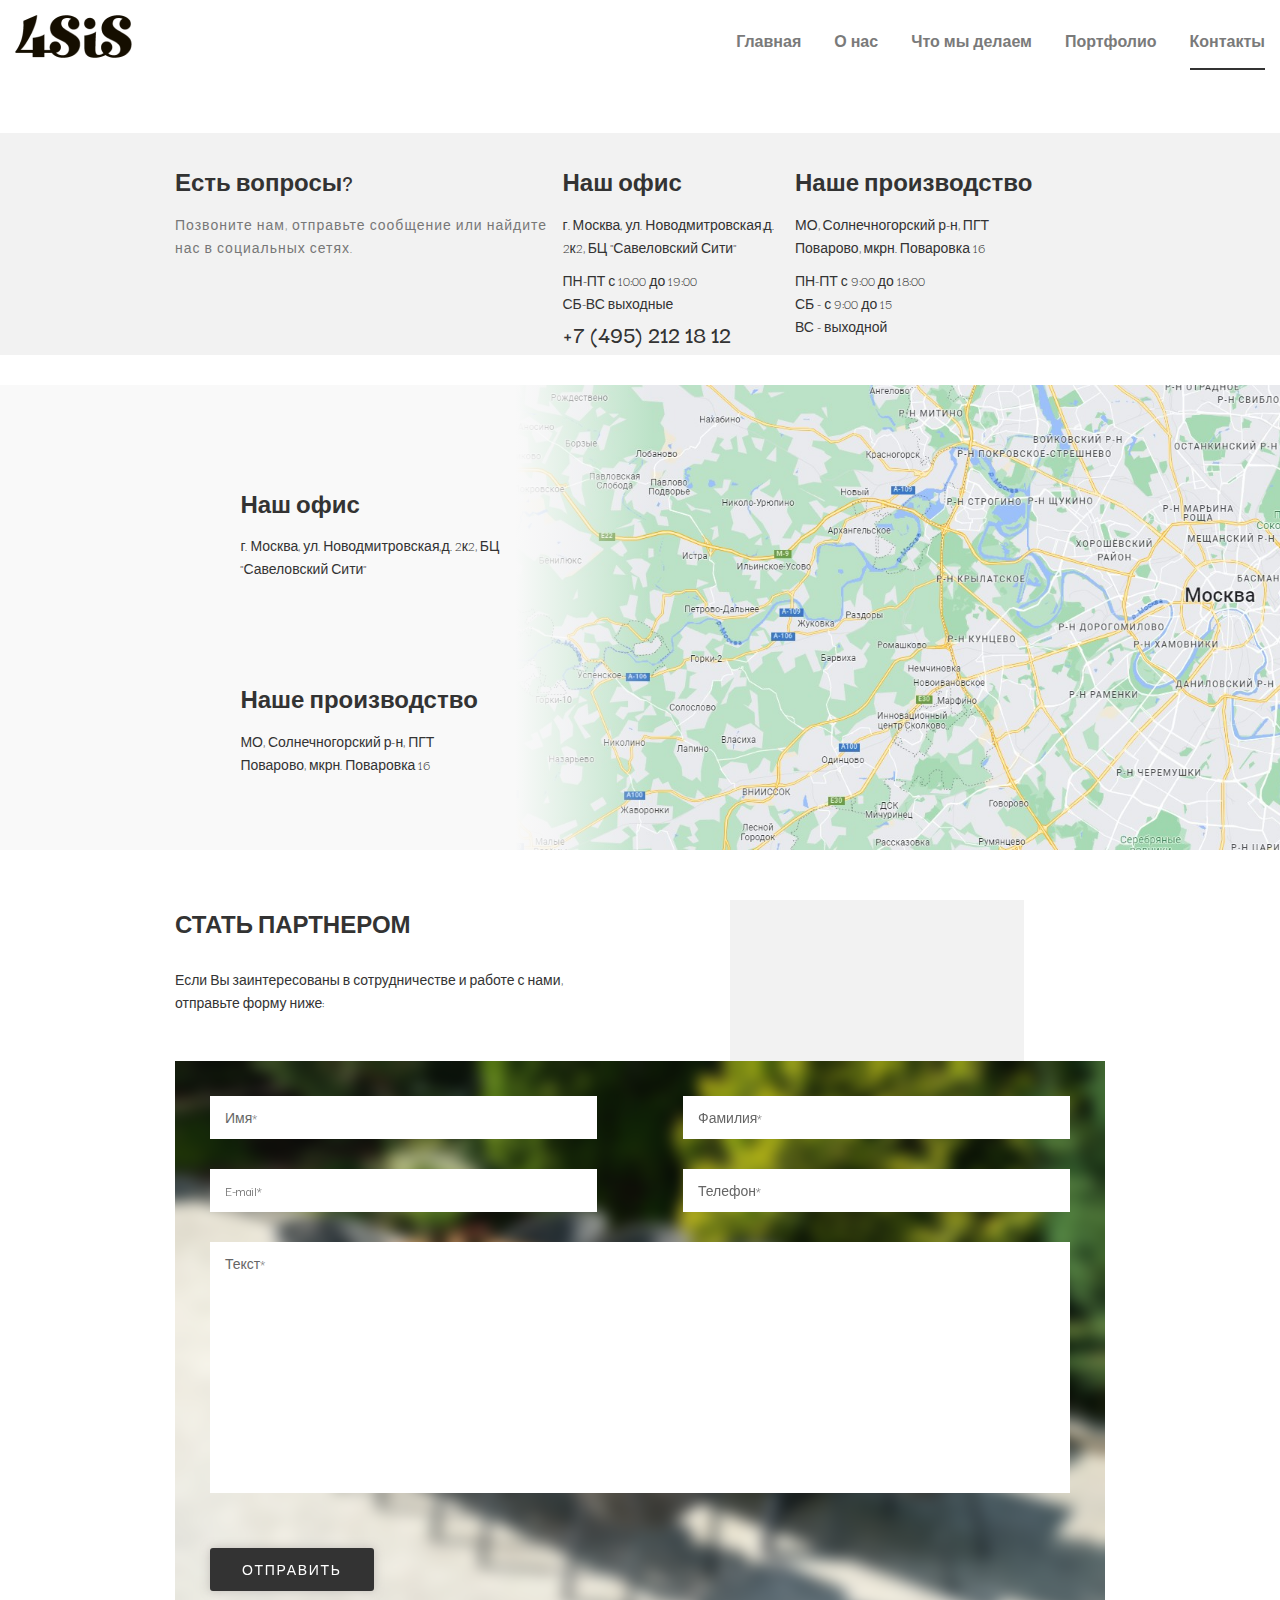
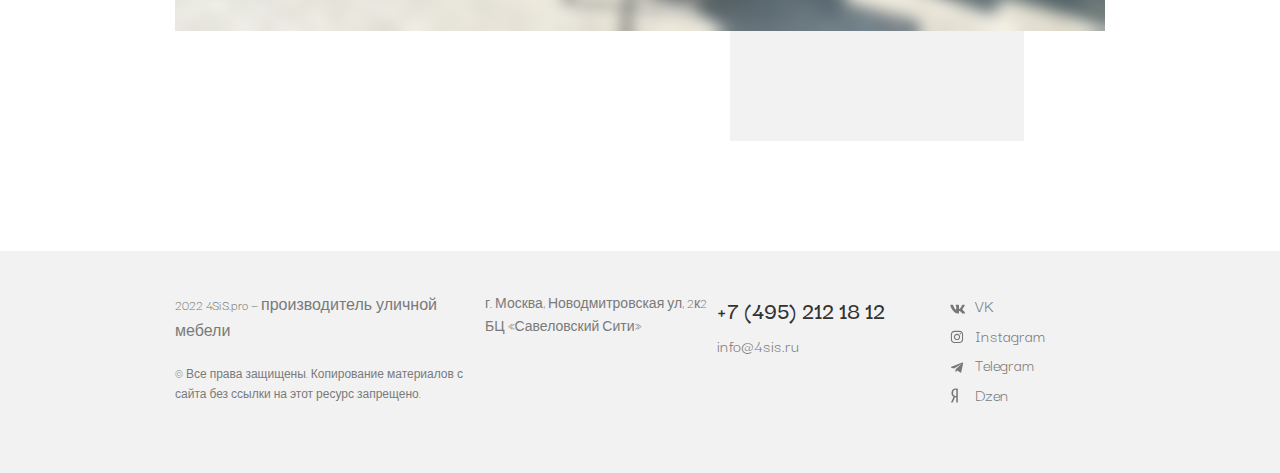
<file: contacts.html>
<!DOCTYPE html>
<html lang="en">
<head>
  <meta charset="UTF-8">
  <meta http-equiv="X-UA-Compatible" content="IE=edge">
  <meta name="viewport" content="width=device-width, initial-scale=1.0">
  <title>4sis</title>
  <link rel="icon" href="img/favicon/favicon.ico">
  <link rel="apple-touch-icon" sizes="180x180" href="img/favicon/apple-touch-icon-180x180.png">
  <link rel="stylesheet" href="css/style.min.css">
</head>
<body>
  <header class="header contacts-header">
		<div class="container-fluid">
			<div class="row">
				<div class="col">
					<div class="header__wrapper">
						<a href="#" class="header__logo">
							<img class="header__logo-image img-responsive" src="img/logo-1.png" 
							  width="117" height="43" alt="Логотип 4sis">
						</a>
						<ul class="header__menu">
							<li class="header__menu-item"><a href="#" class="header__menu-link">Главная</a></li>
							<li class="header__menu-item"><a href="index.html" class="header__menu-link">О нас</a></li>
							<li class="header__menu-item"><a href="samples.html" class="header__menu-link">Что мы делаем</a></li>
							<li class="header__menu-item"><a href="" class="header__menu-link">Портфолио</a></li>
							<li class="header__menu-item"><a href="" class="header__menu-link header__menu-link--active">Контакты</a></li>
						</ul>
						<div class="header__menu-button menu-toggle">
							<span class="visually-hidden">Меню</span>
							<div class="menu-toggle__inlay"></div>
						</div>
					</div>
				</div>
			</div>
		</div>
	</header>
	<main class="contacts-main">
		<h1 class="visually-hidden">Контакты</h1>
    <section class="contacts-info contacts-block">
      <div class="container">
        <div class="row no-gutters">
          <div class="col-lg-5">
            <div class="contacts-info__questions address-block">
              <h3>Есть вопросы?​</h3>
              <p>Позвоните нам, отправьте сообщение 
                или найдите нас в социальных сетях.
              </p>
            </div>
          </div>
          <div class="col-lg-3">
            <div class="contacts-info__office address-block">
              <h3>Наш офис</h3>
              <p>г. Москва, ул. Новодмитровская,д. 2к2, БЦ "Савеловский Сити"</p>
              <span>ПН-ПТ с 10:00 до 19:00​СБ-ВС выходные</span>
              <b>+7 (495) 212 18 12</b></div>
          </div>
          <div class="col-lg-4">
            <div class="contacts-info__production address-block">
              <h3>Наше производство</h3>
              <p>МО, Солнечногорский р-н, ПГТ<br> Поварово, мкрн. Поваровка 16</p>
              <span>ПН-ПТ с 9:00 до 18:00 СБ - с 9:00 до 15<br> ВС - выходной​</span>
            </div>
          </div>
        </div>
      </div>
    </section>
    <section class="contacts-map map-block">
      <div class="map-block__info">
        <div class="address-block">
          <h3>Наш офис</h3>
          <p>г. Москва, ул. Новодмитровская,д. 2к2, БЦ "Савеловский Сити"</p>
        </div>
        <div class="address-block">
          <h3>Наше производство</h3>
          <p>МО, Солнечногорский р-н, ПГТ<br> Поварово, мкрн. Поваровка 16</p>
        </div>
      </div>
      <div class="map-block__map" style="background-image: url(img/map.jpg);"></div>
    </section>
    <section class="contacts-partnership">
      <div class="container">
        <div class="row">
          <div class="col">
            <div class="contacts-partnership__wrapper">
              <div class="contacts-partnership__top">
                <div class="address-block">
                  <div class="address-block">
                    <h3>СТАТЬ ПАРТНЕРОМ​</h3>
                    <p>Если Вы заинтересованы в сотрудничестве 
                      и работе с нами, отправьте форму ниже:
                    </p>
                  </div>
                </div>
              </div>
              <div class="contacts-partnership__bottom" style="background-image: url('img/form_bg.png');">
                <form action="" method="" class="contact-form">
                  <input type="text" name="name" placeholder="Имя*" required>
                  <input type="text" name="surname" placeholder="Фамилия*" required>
                  <input type="email" name="email" placeholder="E-mail*" required>
                  <input type="tel" name="tel" placeholder="Телефон*" required>
                  <textarea name="textarea" id="textarea" cols="30" rows="10" placeholder="Текст*"></textarea>
                  <button class="button">
                    Отправить
                  </button>
                </form>
              </div>
            </div>
          </div>
        </div>
      </div>
    </section>
	</main>
	<footer class="footer contacts-footer">
		<div class="container">
			<div class="row no-gutters">
				<div class="col-md-6 col-lg-4">
					<div class="footer__copyright">
						<span>
              2022 4SiS.pro — <b>производитель уличной мебели</b>
					  </span>
						<p>
							© Все права защищены. Копирование материалов 
							с сайта без ссылки на этот ресурс запрещено.
						</p>
					</div>
				</div>
				<div class="col-md-6 col-lg-3">
					<div class="footer__address">
						<p class="footer__address-text">
							г. Москва, Новодмитровская ул, 
							2к2 БЦ «Савеловский Сити»
						</p>
					</div>
				</div>
				<div class="col-md-6 col-lg-3">
					<div class="footer__contacts">
						<a href="#" class="footer__contacts-tel">+7 (495) 212 18 12</a>
						<a href="#" class="footer__contacts-email">info@4sis.ru</a>
					</div>
				</div>
				<div class="col-md-6 col-lg-2">
					<ul class="footer__social">
						<li class="footer__social-item">
							<a href="" class="footer__social-link footer__social-link--1">VK</a>
						</li>
						<li class="footer__social-item">
							<a href="" class="footer__social-link footer__social-link--2">Instagram</a>
						</li>
						<li class="footer__social-item">
							<a href="" class="footer__social-link footer__social-link--3">Telegram</a>
						</li>
						<li class="footer__social-item">
							<a href="" class="footer__social-link footer__social-link--4">Dzen</a>
						</li>
					</ul>
				</div>
			</div>
		</div>
	</footer>
  <script src="js/main.min.js"></script>
</body>
</html>
</file>
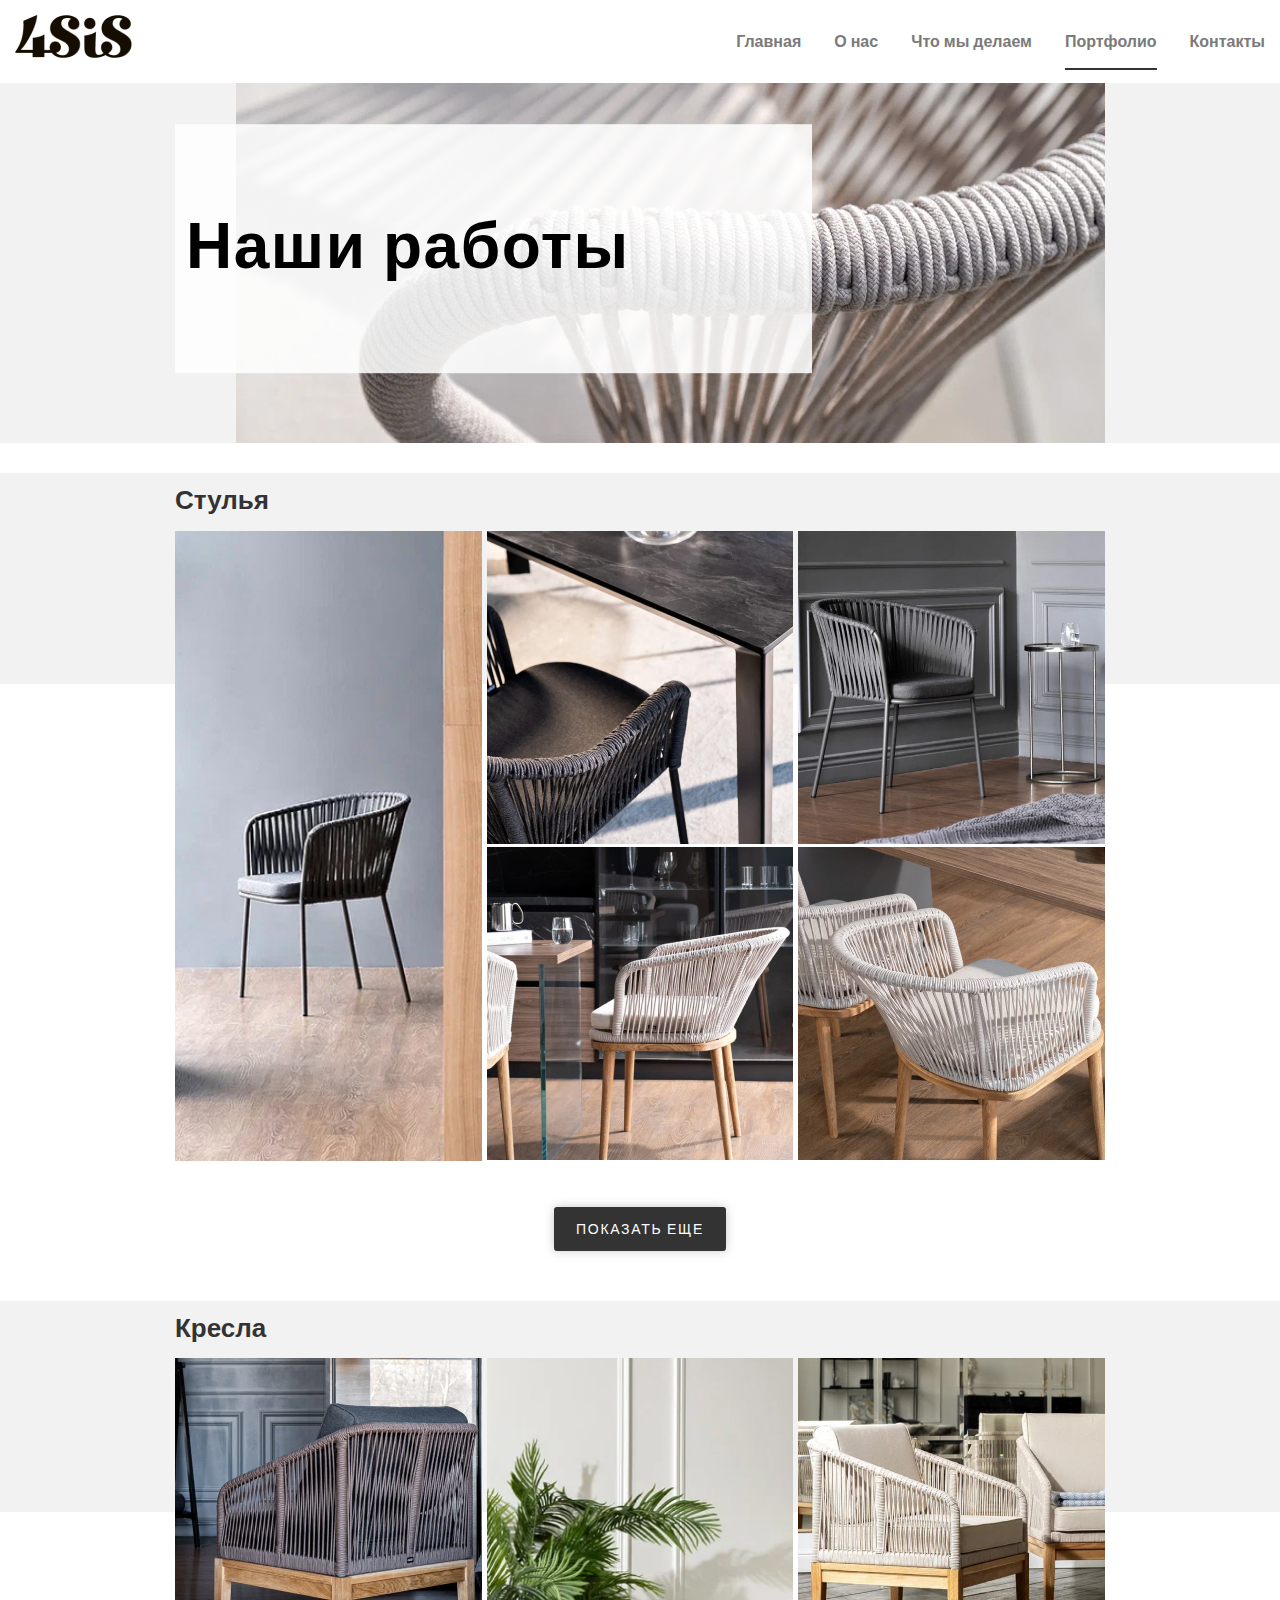
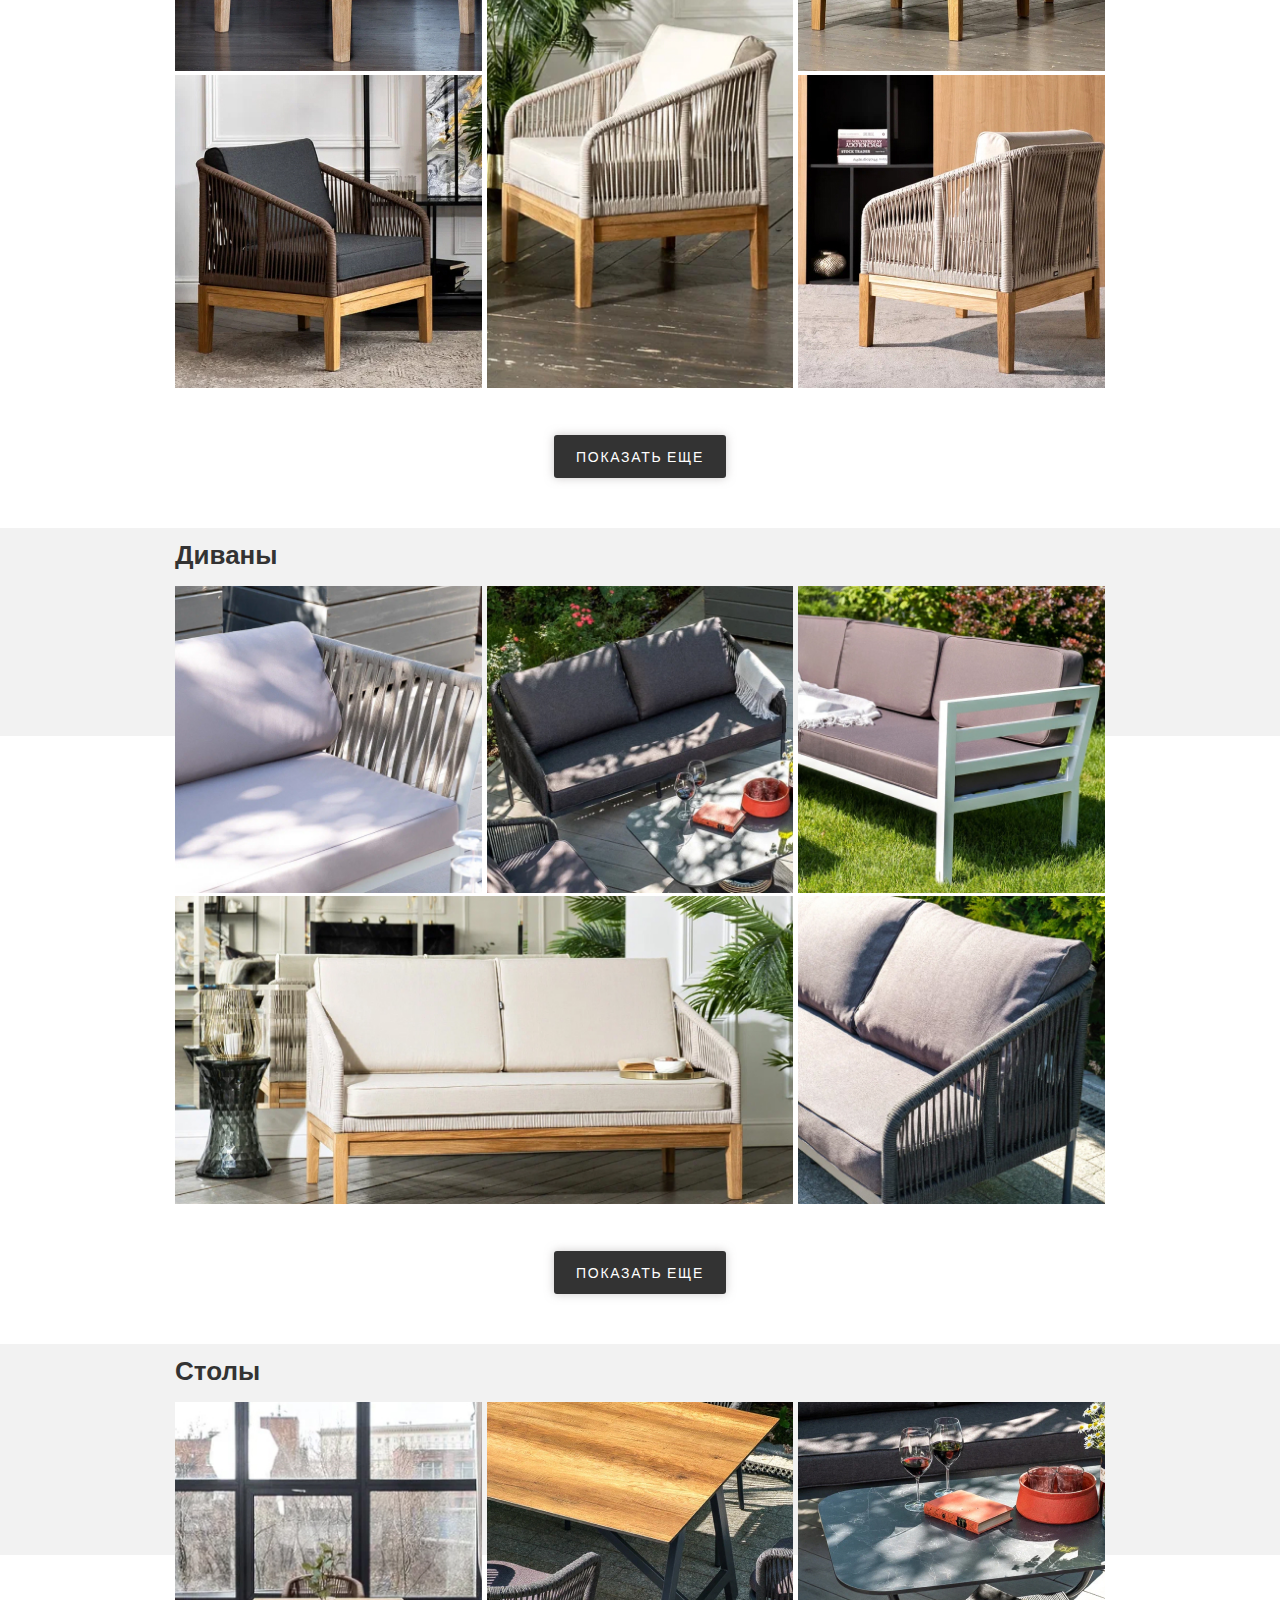
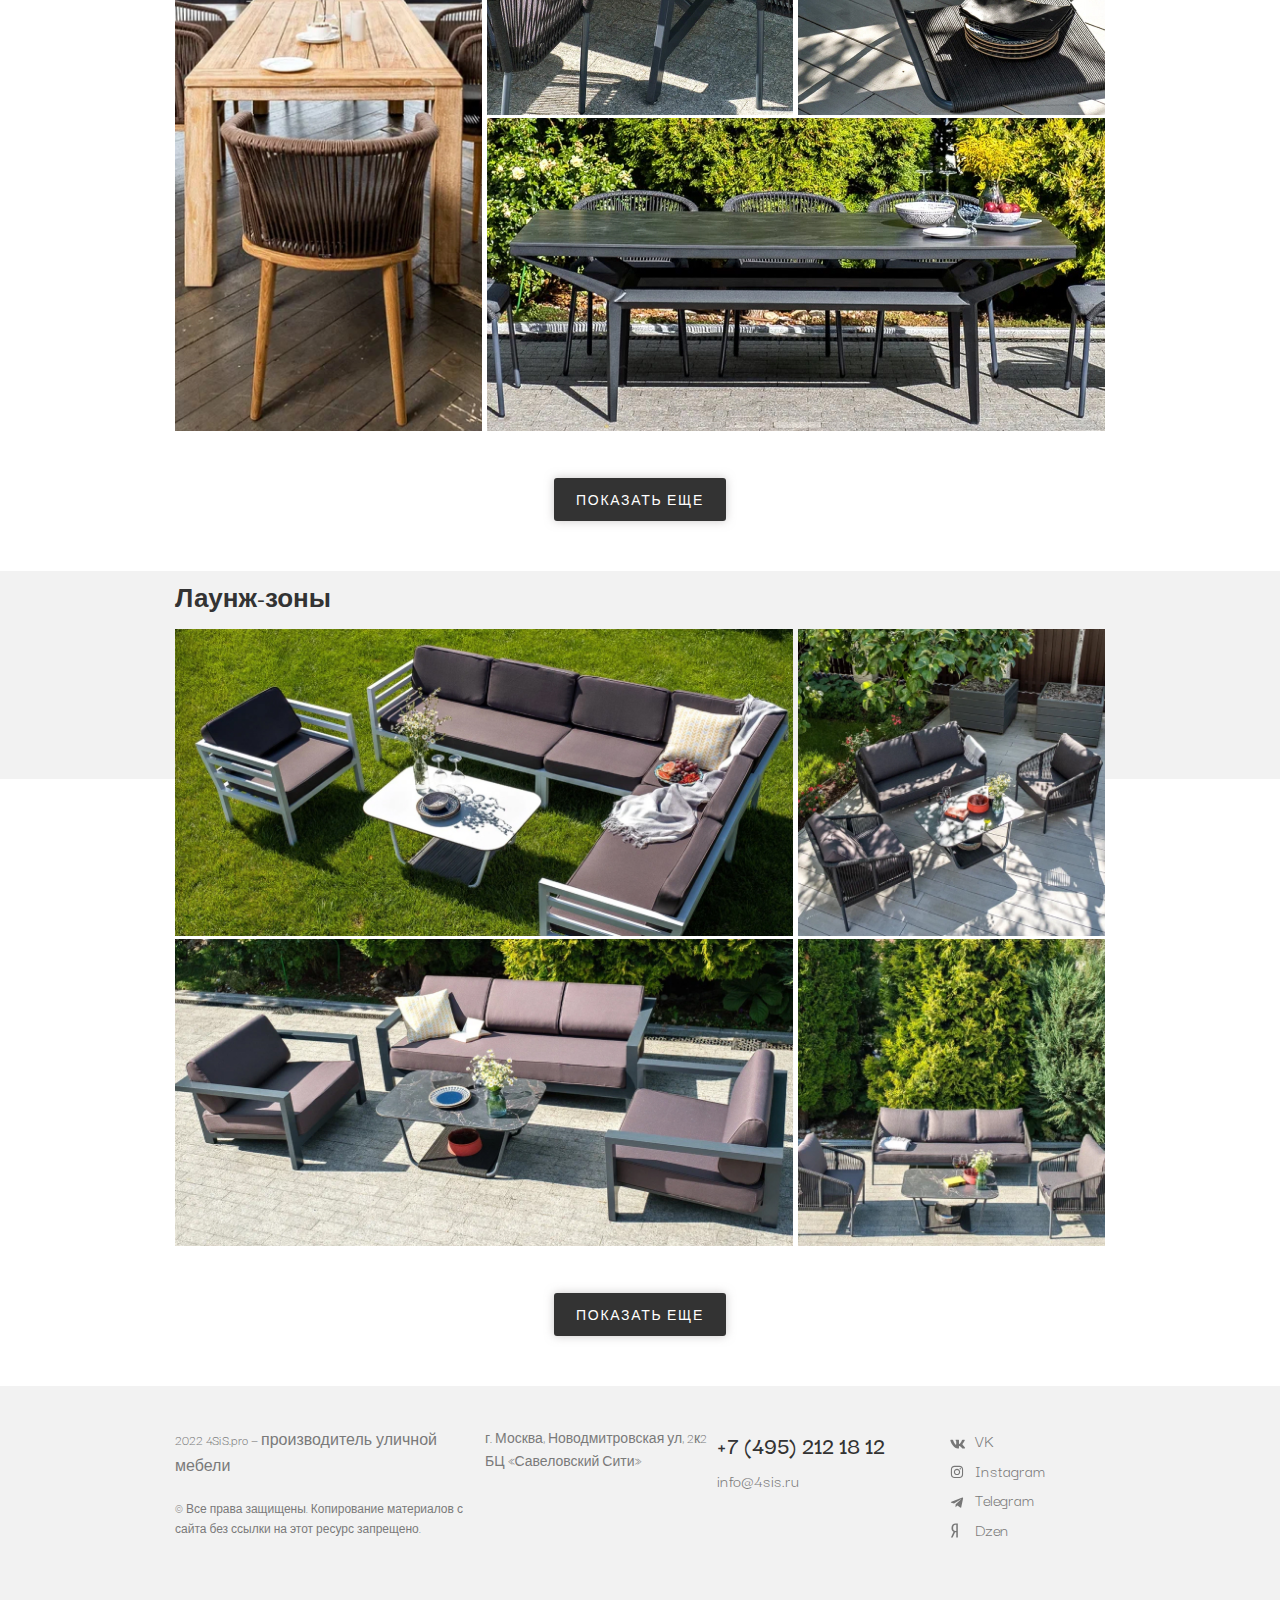
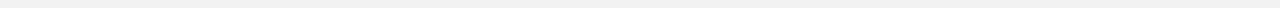
<file: portfolio.html>
<!DOCTYPE html>
<html lang="en">
<head>
  <meta charset="UTF-8">
  <meta http-equiv="X-UA-Compatible" content="IE=edge">
  <meta name="viewport" content="width=device-width, initial-scale=1.0">
  <title>4sis</title>
  <link rel="icon" href="img/favicon/favicon.ico">
  <link rel="apple-touch-icon" sizes="180x180" href="img/favicon/apple-touch-icon-180x180.png">
  <link rel="stylesheet" href="css/style.min.css">
</head>
<body>
  <header class="header portfolio-header">
		<div class="container-fluid">
			<div class="row">
				<div class="col">
					<div class="header__wrapper">
						<a href="#" class="header__logo">
							<img class="header__logo-image img-responsive" src="img/logo-1.png" 
							  width="117" height="43" alt="Логотип 4sis">
						</a>
						<ul class="header__menu">
							<li class="header__menu-item"><a href="#" class="header__menu-link">Главная</a></li>
							<li class="header__menu-item"><a href="about.html" class="header__menu-link">О нас</a></li>
							<li class="header__menu-item"><a href="samples.html" class="header__menu-link">Что мы делаем</a></li>
							<li class="header__menu-item"><a href="#" class="header__menu-link header__menu-link--active">Портфолио</a></li>
							<li class="header__menu-item"><a href="contacts.html" class="header__menu-link">Контакты</a></li>
						</ul>
						<div class="header__menu-button menu-toggle">
							<span class="visually-hidden">Меню</span>
							<div class="menu-toggle__inlay"></div>
						</div>
					</div>
				</div>
			</div>
		</div>
	</header>
	<main class="portfolio">
		<div class="portfolio__top">
      <div class="container">
        <div class="row">
          <div class="col">
            <div class="portfolio__top-wrapper">
              <h1 class="portfolio__top-title">Наши работы</h1>
              <div class="portfolio__top-image"><img class="img-responsive" src="img/portfolio-top.jpg" width="869" height="360" alt="" title=""></div>
            </div>
          </div>
        </div>
      </div>
    </div>
    <section class="portfolio__block portfolio__block--1">
      <div class="container">
        <div class="row">
          <div class="col">
            <div class="portfolio__block-wrapper">
              <h2 class="portfolio__block-title">Стулья</h2>
              <ul class="portfolio__block-list">
                <li class="portfolio__block-item portfolio__block-item--1"><img class="img-responsive" src="img/port-6.jpg" width="313" height="639" alt="" title=""></li>
                <li class="portfolio__block-item portfolio__block-item--2"><img class="img-responsive" src="img/port-5.jpg" width="313" height="313" alt="" title=""></li>
                <li class="portfolio__block-item portfolio__block-item--3"><img class="img-responsive" src="img/port-4.jpg" width="313" height="313" alt="" title=""></li>
                <li class="portfolio__block-item portfolio__block-item--4"><img class="img-responsive" src="img/port-3.jpg" width="313" height="313" alt="" title=""></li>
                <li class="portfolio__block-item portfolio__block-item--5"><img class="img-responsive" src="img/port-2.jpg" width="313" height="313" alt="" title=""></li>
                <li class="portfolio__block-item portfolio__block-item--6"><img class="img-responsive" src="img/port-1.jpg" width="639" height="313" alt="" title=""></li>
              </ul>
              <button class="button">Показать еще</button>
            </div>
          </div>
        </div>
      </div>
    </section>
    <section class="portfolio__block portfolio__block--2">
      <div class="container">
        <div class="row">
          <div class="col">
            <div class="portfolio__block-wrapper">
              <h2 class="portfolio__block-title">Кресла</h2>
              <ul class="portfolio__block-list">
                <li class="portfolio__block-item portfolio__block-item--1"><img class="img-responsive" src="img/port-7.jpg" width="313" height="313" alt="" title=""></li>
                <li class="portfolio__block-item portfolio__block-item--2"><img class="img-responsive" src="img/port-8.jpg" width="313" height="639" alt="" title=""></li>
                <li class="portfolio__block-item portfolio__block-item--3"><img class="img-responsive" src="img/port-9.jpg" width="639" height="313" alt="" title=""></li>
                <li class="portfolio__block-item portfolio__block-item--4"><img class="img-responsive" src="img/port-10.jpg" width="313" height="313" alt="" title=""></li>
                <li class="portfolio__block-item portfolio__block-item--5"><img class="img-responsive" src="img/port-11.jpg" width="313" height="313" alt="" title=""></li>
                <li class="portfolio__block-item portfolio__block-item--6"><img class="img-responsive" src="img/port-12.jpg" width="313" height="313" alt="" title=""></li>
              </ul>
              <button class="button">Показать еще</button>
            </div>
          </div>
        </div>
      </div>
    </section>
    <section class="portfolio__block portfolio__block--3">
      <div class="container">
        <div class="row">
          <div class="col">
            <div class="portfolio__block-wrapper">
              <h2 class="portfolio__block-title">Диваны</h2>
              <ul class="portfolio__block-list">
                <li class="portfolio__block-item portfolio__block-item--1"><img class="img-responsive" src="img/port-13.jpg" width="313" height="313" alt="" title=""></li>
                <li class="portfolio__block-item portfolio__block-item--2"><img class="img-responsive" src="img/port-14.jpg" width="313" height="313" alt="" title=""></li>
                <li class="portfolio__block-item portfolio__block-item--3"><img class="img-responsive" src="img/port-15.jpg" width="639" height="313" alt="" title=""></li>
                <li class="portfolio__block-item portfolio__block-item--4"><img class="img-responsive" src="img/port-16.jpg" width="639" height="313" alt="" title=""></li>
                <li class="portfolio__block-item portfolio__block-item--5"><img class="img-responsive" src="img/port-17.jpg" width="313" height="313" alt="" title=""></li>
                <li class="portfolio__block-item portfolio__block-item--6"><img class="img-responsive" src="img/port-18.jpg" width="313" height="313" alt="" title=""></li>
              </ul>
              <button class="button">Показать еще</button>
            </div>
          </div>
        </div>
      </div>
    </section>
    <section class="portfolio__block portfolio__block--4">
      <div class="container">
        <div class="row">
          <div class="col">
            <div class="portfolio__block-wrapper">
              <h2 class="portfolio__block-title">Столы</h2>
              <ul class="portfolio__block-list">
                <li class="portfolio__block-item portfolio__block-item--1"><img class="img-responsive" src="img/port-19.jpg" width="313" height="639" alt="" title=""></li>
                <li class="portfolio__block-item portfolio__block-item--2"><img class="img-responsive" src="img/port-20.jpg" width="639" height="313" alt="" title=""></li>
                <li class="portfolio__block-item portfolio__block-item--3"><img class="img-responsive" src="img/port-21.jpg" width="313" height="313" alt="" title=""></li>
                <li class="portfolio__block-item portfolio__block-item--4"><img class="img-responsive" src="img/port-22.jpg" width="313" height="313" alt="" title=""></li>
                <li class="portfolio__block-item portfolio__block-item--5"><img class="img-responsive" src="img/port-23.jpg" width="639" height="313" alt="" title=""></li>
                <!-- <li class="portfolio__block-item portfolio__block-item--6"><img class="img-responsive" src="img/port-18.jpg" alt="" title=""></li> -->
              </ul>
              <button class="button">Показать еще</button>
            </div>
          </div>
        </div>
      </div>
    </section>
    <section class="portfolio__block portfolio__block--5">
      <div class="container">
        <div class="row">
          <div class="col">
            <div class="portfolio__block-wrapper">
              <h2 class="portfolio__block-title">Лаунж-зоны</h2>
              <ul class="portfolio__block-list">
                <li class="portfolio__block-item portfolio__block-item--1"><img class="img-responsive" src="img/port-24.jpg" width="639" height="313" alt="" title=""></li>
                <li class="portfolio__block-item portfolio__block-item--2"><img class="img-responsive" src="img/port-25.jpg" width="639" height="313" alt="" title=""></li>
                <li class="portfolio__block-item portfolio__block-item--3"><img class="img-responsive" src="img/port-26.jpg" width="313" height="313" alt="" title=""></li>
                <li class="portfolio__block-item portfolio__block-item--4"><img class="img-responsive" src="img/port-27.jpg" width="639" height="313" alt="" title=""></li>
                <li class="portfolio__block-item portfolio__block-item--5"><img class="img-responsive" src="img/port-28.jpg" width="313" height="313" alt="" title=""></li>
                <!-- <li class="portfolio__block-item portfolio__block-item--6"><img class="img-responsive" src="img/port-18.jpg" alt="" title=""></li> -->
              </ul>
              <button class="button">Показать еще</button>
            </div>
          </div>
        </div>
      </div>
    </section>
	</main>
	<footer class="footer about-footer">
		<div class="container">
			<div class="row no-gutters">
				<div class="col-md-6 col-lg-4">
					<div class="footer__copyright">
						<span>
              2022 4SiS.pro — <b>производитель уличной мебели</b>
					  </span>
						<p>
							© Все права защищены. Копирование материалов 
							с сайта без ссылки на этот ресурс запрещено.
						</p>
					</div>
				</div>
				<div class="col-md-6 col-lg-3">
					<div class="footer__address">
						<p class="footer__address-text">
							г. Москва, Новодмитровская ул, 
							2к2 БЦ «Савеловский Сити»
						</p>
					</div>
				</div>
				<div class="col-md-6 col-lg-3">
					<div class="footer__contacts">
						<a href="#" class="footer__contacts-tel">+7 (495) 212 18 12</a>
						<a href="#" class="footer__contacts-email">info@4sis.ru</a>
					</div>
				</div>
				<div class="col-md-6 col-lg-2">
					<ul class="footer__social">
						<li class="footer__social-item">
							<a href="" class="footer__social-link footer__social-link--1">VK</a>
						</li>
						<li class="footer__social-item">
							<a href="" class="footer__social-link footer__social-link--2">Instagram</a>
						</li>
						<li class="footer__social-item">
							<a href="" class="footer__social-link footer__social-link--3">Telegram</a>
						</li>
						<li class="footer__social-item">
							<a href="" class="footer__social-link footer__social-link--4">Dzen</a>
						</li>
					</ul>
				</div>
			</div>
		</div>
	</footer>

	
  <script src="js/main.min.js"></script>
</body>
</html>
</file>
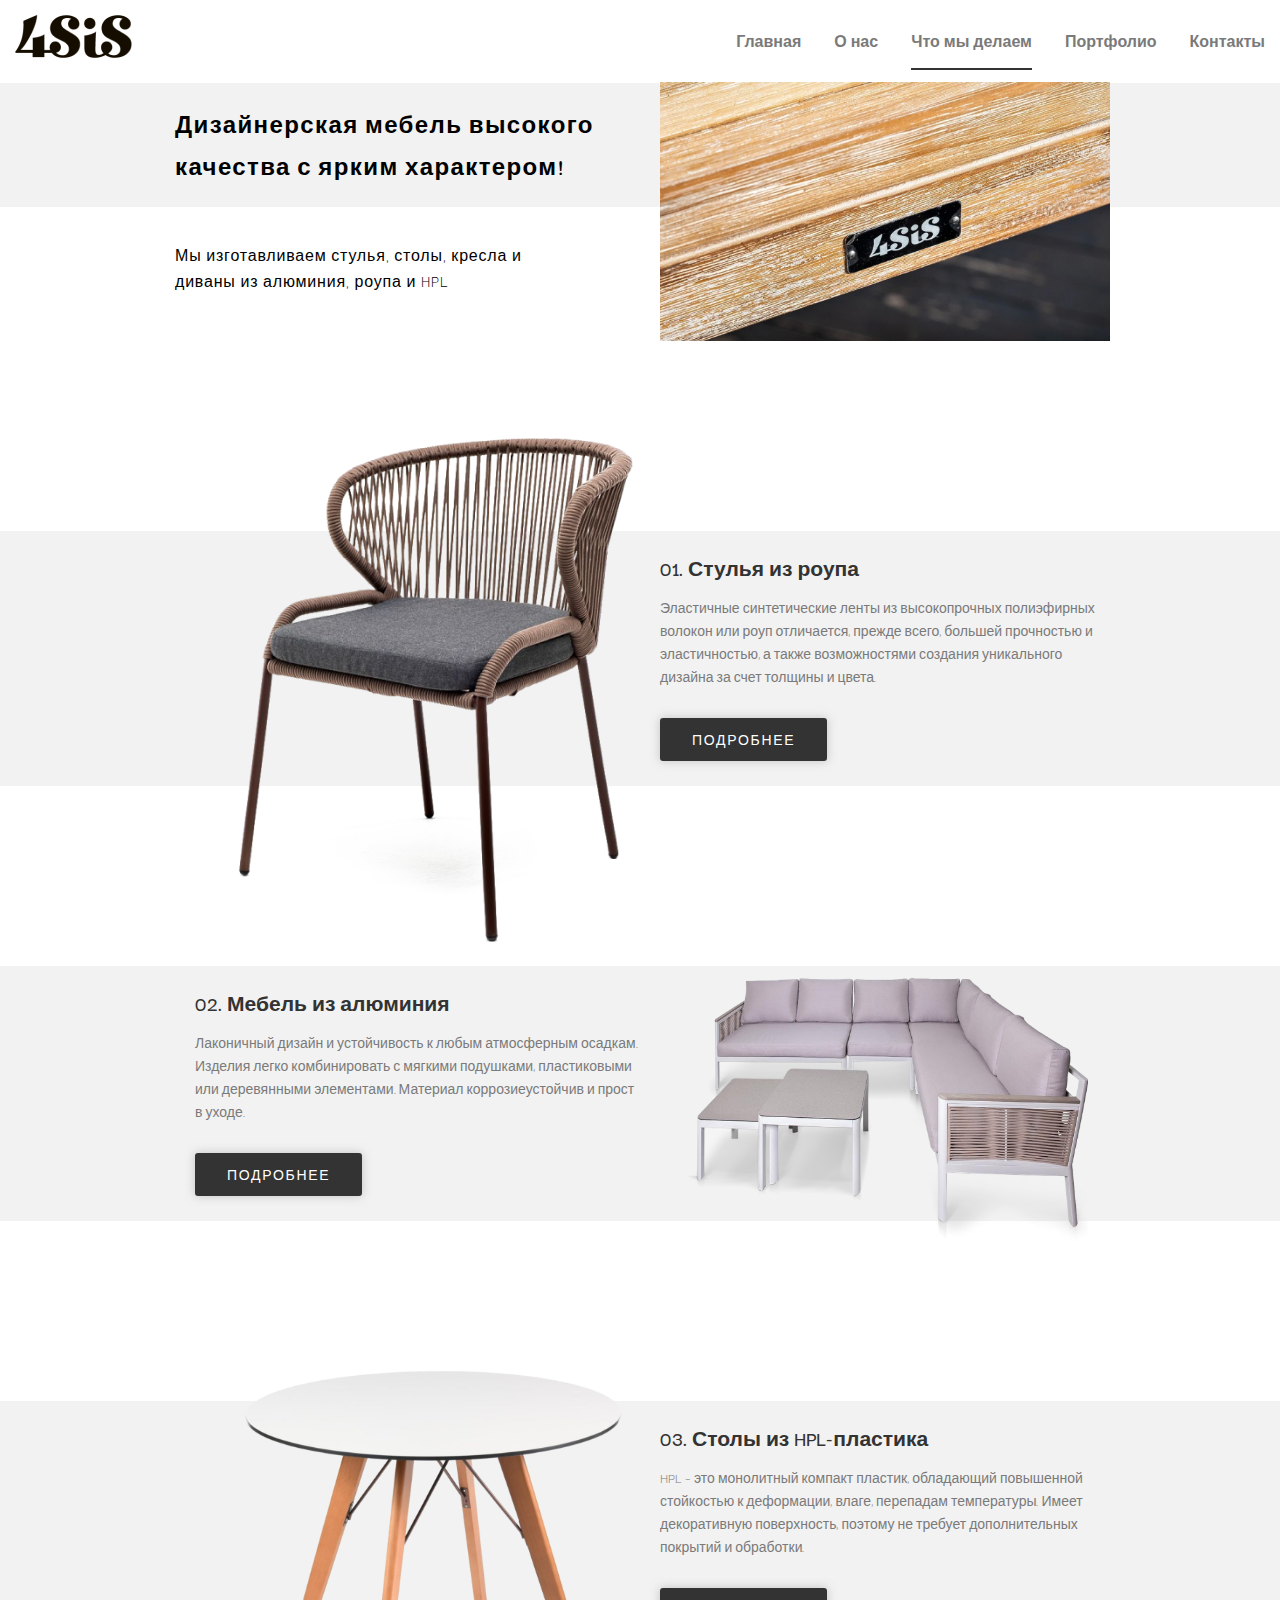
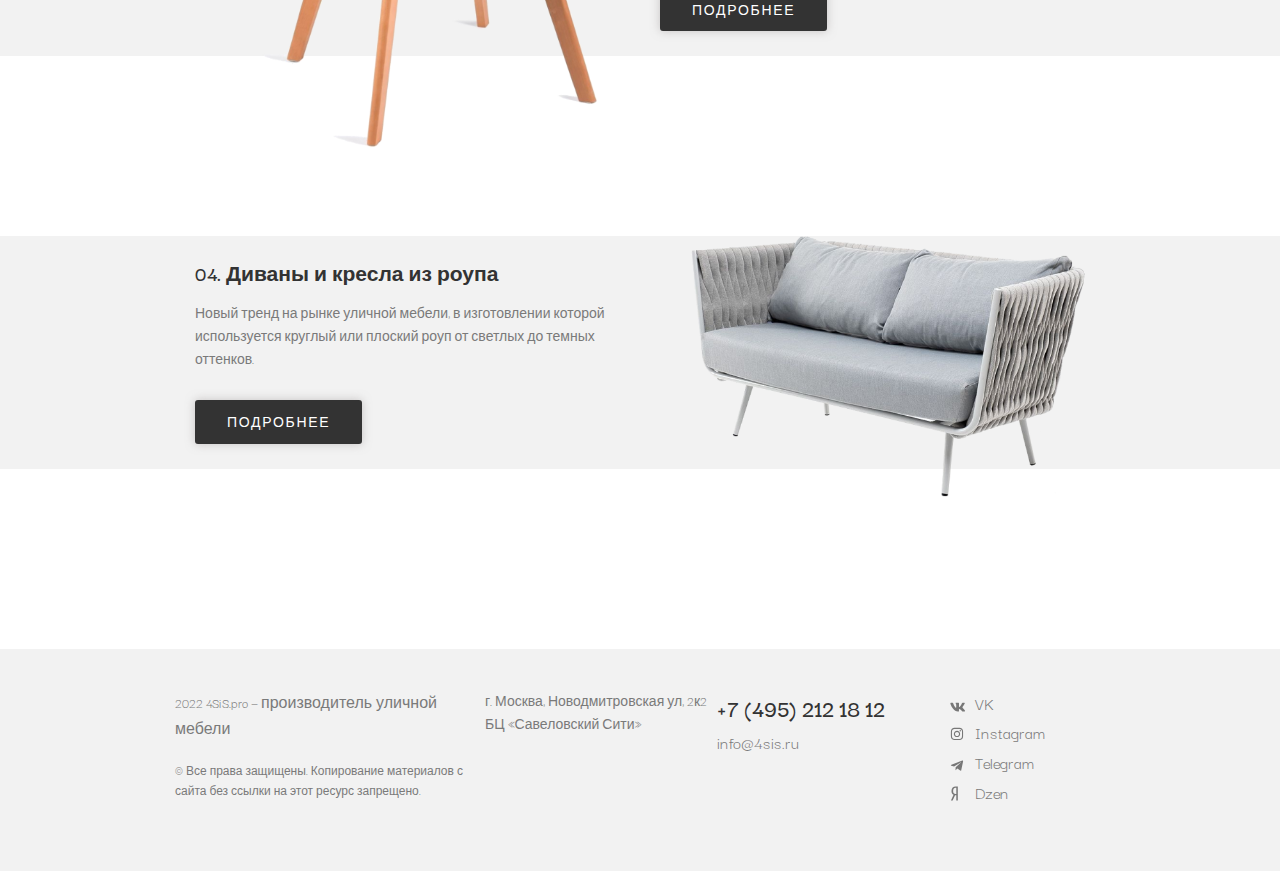
<file: samples.html>
<!DOCTYPE html>
<html lang="en">
<head>
  <meta charset="UTF-8">
  <meta http-equiv="X-UA-Compatible" content="IE=edge">
  <meta name="viewport" content="width=device-width, initial-scale=1.0">
  <title>4sis</title>
  <link rel="icon" href="img/favicon/favicon.ico">
  <link rel="apple-touch-icon" sizes="180x180" href="img/favicon/apple-touch-icon-180x180.png">
  <link rel="stylesheet" href="css/style.min.css">
</head>
<body>
  <header class="header samples-header">
		<div class="container-fluid">
			<div class="row">
				<div class="col">
					<div class="header__wrapper">
						<a href="#" class="header__logo">
							<img class="header__logo-image img-responsive" src="img/logo-1.png" 
							  width="117" height="43" alt="Логотип 4sis">
						</a>
						<ul class="header__menu">
							<li class="header__menu-item"><a href="" class="header__menu-link">Главная</a></li>
							<li class="header__menu-item"><a href="index.html" class="header__menu-link">О нас</a></li>
							<li class="header__menu-item"><a href="" class="header__menu-link header__menu-link--active">Что мы делаем</a></li>
							<li class="header__menu-item"><a href="portfolio.html" class="header__menu-link">Портфолио</a></li>
							<li class="header__menu-item"><a href="contacts.html" class="header__menu-link">Контакты</a></li>
						</ul>
						<div class="header__menu-button menu-toggle">
							<span class="visually-hidden">Меню</span>
							<div class="menu-toggle__inlay"></div>
						</div>
					</div>
				</div>
			</div>
		</div>
	</header>
	<main class="samples-main">
		<section class="samples-promo promo">
			<div class="promo__info">
				<h1 class="visually-hidden">Что мы делаем</h1>
				<div class="promo__content promo__content--top">
					<div class="container">
						<div class="row">
							<div class="col">
								<div class="promo__content-wrapper promo__content-wrapper--top">
									<h2 class="promo__title">
                    Дизайнерская мебель высокого качества с ярким характером!
                  </h2>
								</div>
							</div>
						</div>
					</div>
				</div>
				<div class="promo__content promo__content--bottom">
					<div class="container">
						<div class="row">
							<div class="col">
								<div class="promo__content-wrapper promo__content-wrapper--bottom">
									<p class="promo__content-text">
										Мы изготавливаем стулья, столы, кресла и диваны 
                    из алюминия, роупа и HPL
                  </p>
								</div>
							</div>
						</div>
					</div>
				</div>
				<div class="container">
					<div class="row">
						<div class="col">
							<div class="promo__image">
								<img class="promo__img/ img-responsive" src="img/samples-1.jpg" width="625" height="360" alt="Картинка о нас">
							</div>
						</div>
					</div>
				</div>
			</div>
		</section>
    <section class="samples-category samples-category--chairs templated-wide templated-wide--reversed">
      <div class="templated-wide__container">
        <div class="container">
          <div class="row">
            <div class="col">
              <div class="templated-wide__wrapper">
                <div class="templated-wide__info info-block">
                  <h3>01. Стулья из роупа</h3>
                  <p>
                    Эластичные синтетические ленты 
                    из высокопрочных полиэфирных волокон 
                    или роуп отличается, прежде всего, 
                    большей прочностью и эластичностью, 
                    а также возможностями создания 
                    уникального дизайна за счет толщины и цвета.
                  </p>
                  <button class="button">
                    Подробнее
                  </button>
                </div>
                <div class="templated-wide__image">
                  <img class="templated-wide__img/ img-responsive" width="458" height="590" src="img/samples-2.png" alt="Картинка изделия">
                </div>
              </div>  
            </div>
          </div>
        </div>
      </div>
    </section>
    <section class="samples-category samples-category--alum templated-wide">
      <div class="templated-wide__container">
        <div class="container">
          <div class="row">
            <div class="col">
              <div class="templated-wide__wrapper">
                <div class="templated-wide__info info-block">
                  <h3>02. Мебель из алюминия</h3>
                  <p>
                    Лаконичный дизайн и устойчивость к любым 
                    атмосферным осадкам. Изделия легко 
                    комбинировать с мягкими подушками, 
                    пластиковыми или деревянными элементами. 
                    Материал коррозиеустойчив и прост в уходе.
                  </p>
                  <button class="button">
                    Подробнее
                  </button>
                </div>
                <div class="templated-wide__image">
                  <img class="templated-wide__img/ img-responsive" width="624" height="456" src="img/samples-3.png" alt="Картинка изделия">
                </div>
              </div>  
            </div>
          </div>
        </div>
      </div>
    </section>
    <section class="samples-category samples-category--tables templated-wide templated-wide--reversed">
      <div class="templated-wide__container">
        <div class="container">
          <div class="row">
            <div class="col">
              <div class="templated-wide__wrapper">
                <div class="templated-wide__info info-block">
                  <h3>03. Столы из HPL-пластика</h3>
                  <p>
                    HPL – это монолитный компакт пластик, 
                    обладающий повышенной стойкостью к деформации, 
                    влаге, перепадам температуры. 
                    Имеет декоративную поверхность, поэтому не требует 
                    дополнительных покрытий и обработки.
                  </p>
                  <button class="button">
                    Подробнее
                  </button>
                </div>
                <div class="templated-wide__image">
                  <img class="templated-wide__img/ img-responsive" width="550" height="590" src="img/samples-4.png" alt="Картинка изделия">
                </div>
              </div>  
            </div>
          </div>
        </div>
      </div>
    </section>
    <section class="samples-category samples-category--sofas templated-wide">
      <div class="templated-wide__container">
        <div class="container">
          <div class="row">
            <div class="col">
              <div class="templated-wide__wrapper">
                <div class="templated-wide__info info-block">
                  <h3>04. Диваны и кресла из роупа</h3>
                  <p>
                    Новый тренд на рынке уличной мебели, 
                    в изготовлении которой используется круглый 
                    или плоский роуп от светлых до темных оттенков.
                  </p>
                  <button class="button">
                    Подробнее
                  </button>
                </div>
                <div class="templated-wide__image">
                  <img class="templated-wide__img/ img-responsive" width="625" height="423" src="img/samples-5.png" alt="Картинка изделия">
                </div>
              </div>  
            </div>
          </div>
        </div>
      </div>
    </section>
  </main>
	<footer class="footer samples-footer">
		<div class="container">
			<div class="row no-gutters">
				<div class="col-md-6 col-lg-4">
					<div class="footer__copyright">
						<span>
              2022 4SiS.pro — <b>производитель уличной мебели</b>
					  </span>
						<p>
							© Все права защищены. Копирование материалов 
							с сайта без ссылки на этот ресурс запрещено.
						</p>
					</div>
				</div>
				<div class="col-md-6 col-lg-3">
					<div class="footer__address">
						<p class="footer__address-text">
							г. Москва, Новодмитровская ул, 
							2к2 БЦ «Савеловский Сити»
						</p>
					</div>
				</div>
				<div class="col-md-6 col-lg-3">
					<div class="footer__contacts">
						<a href="#" class="footer__contacts-tel">+7 (495) 212 18 12</a>
						<a href="#" class="footer__contacts-email">info@4sis.ru</a>
					</div>
				</div>
				<div class="col-md-6 col-lg-2">
					<ul class="footer__social">
						<li class="footer__social-item">
							<a href="" class="footer__social-link footer__social-link--1">VK</a>
						</li>
						<li class="footer__social-item">
							<a href="" class="footer__social-link footer__social-link--2">Instagram</a>
						</li>
						<li class="footer__social-item">
							<a href="" class="footer__social-link footer__social-link--3">Telegram</a>
						</li>
						<li class="footer__social-item">
							<a href="" class="footer__social-link footer__social-link--4">Dzen</a>
						</li>
					</ul>
				</div>
			</div>
		</div>
	</footer>
  <script src="js/main.min.js"></script>
</body>
</html>
</file>
